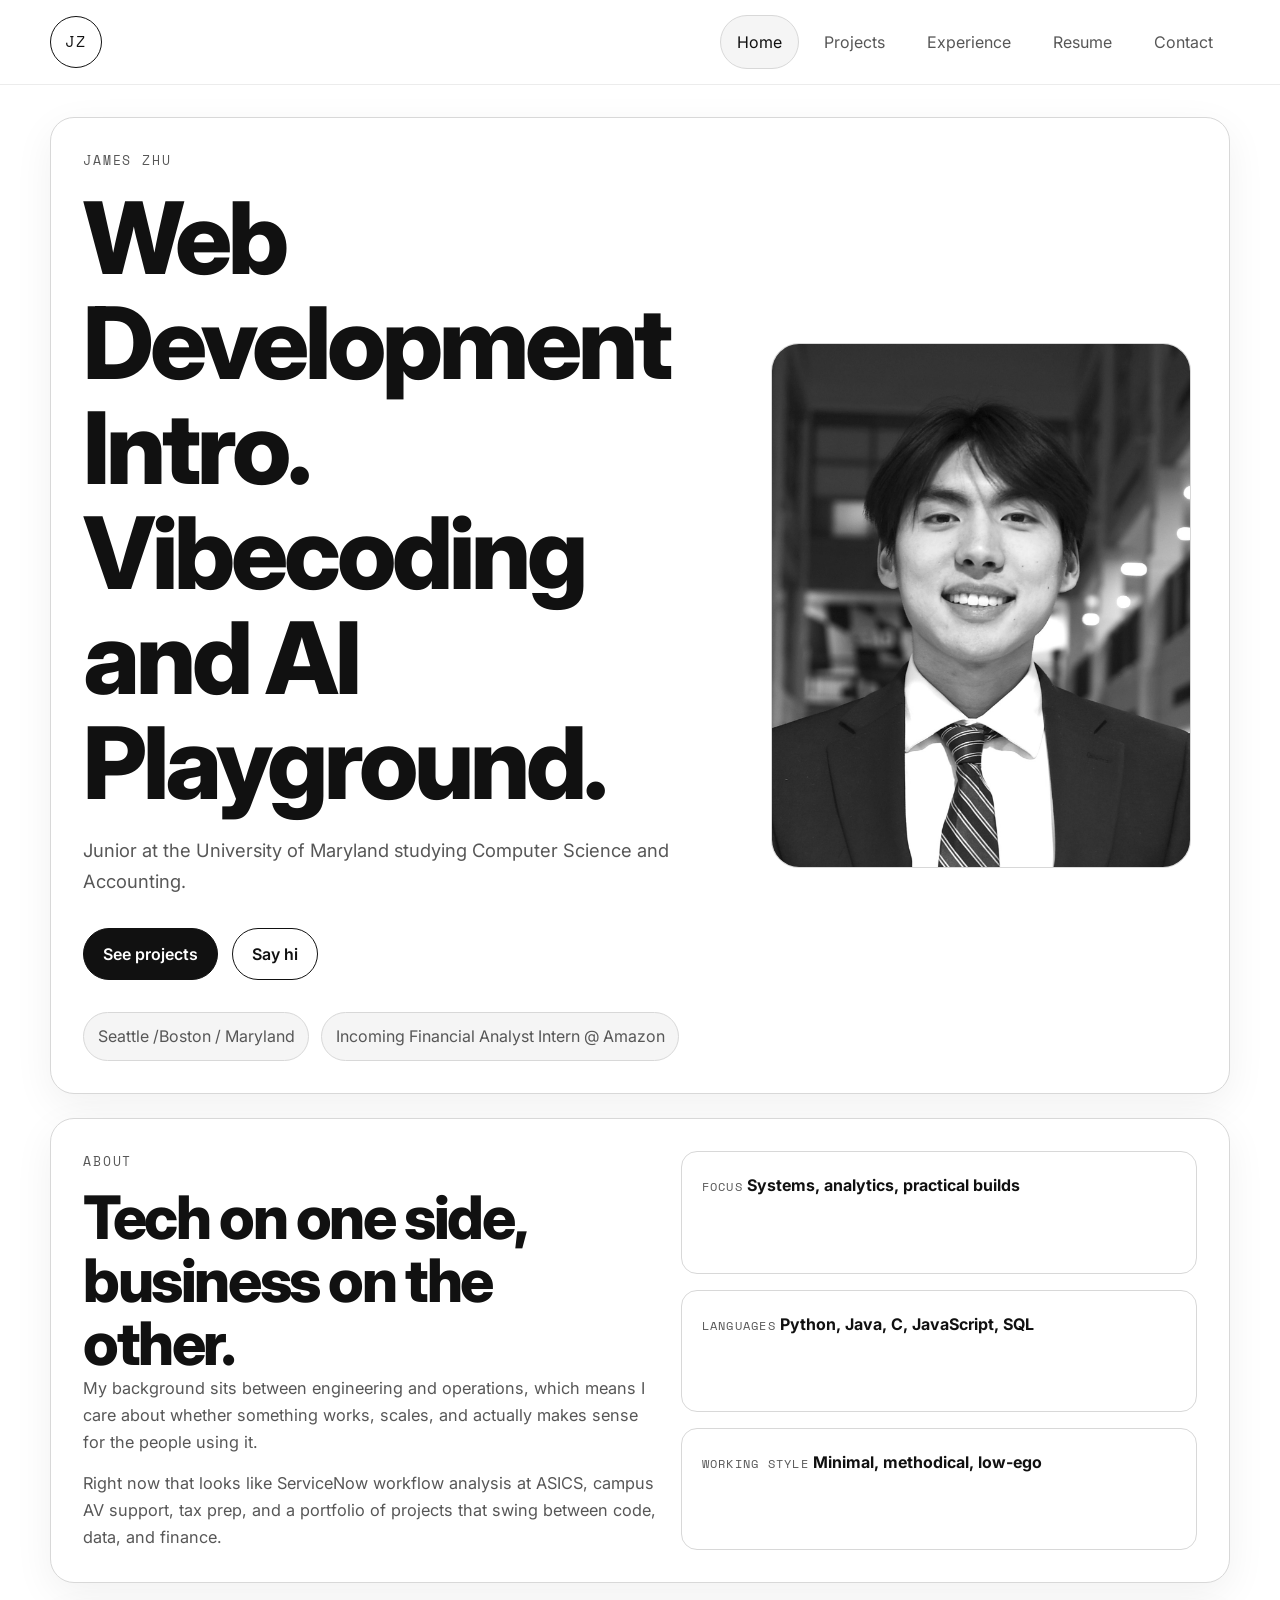
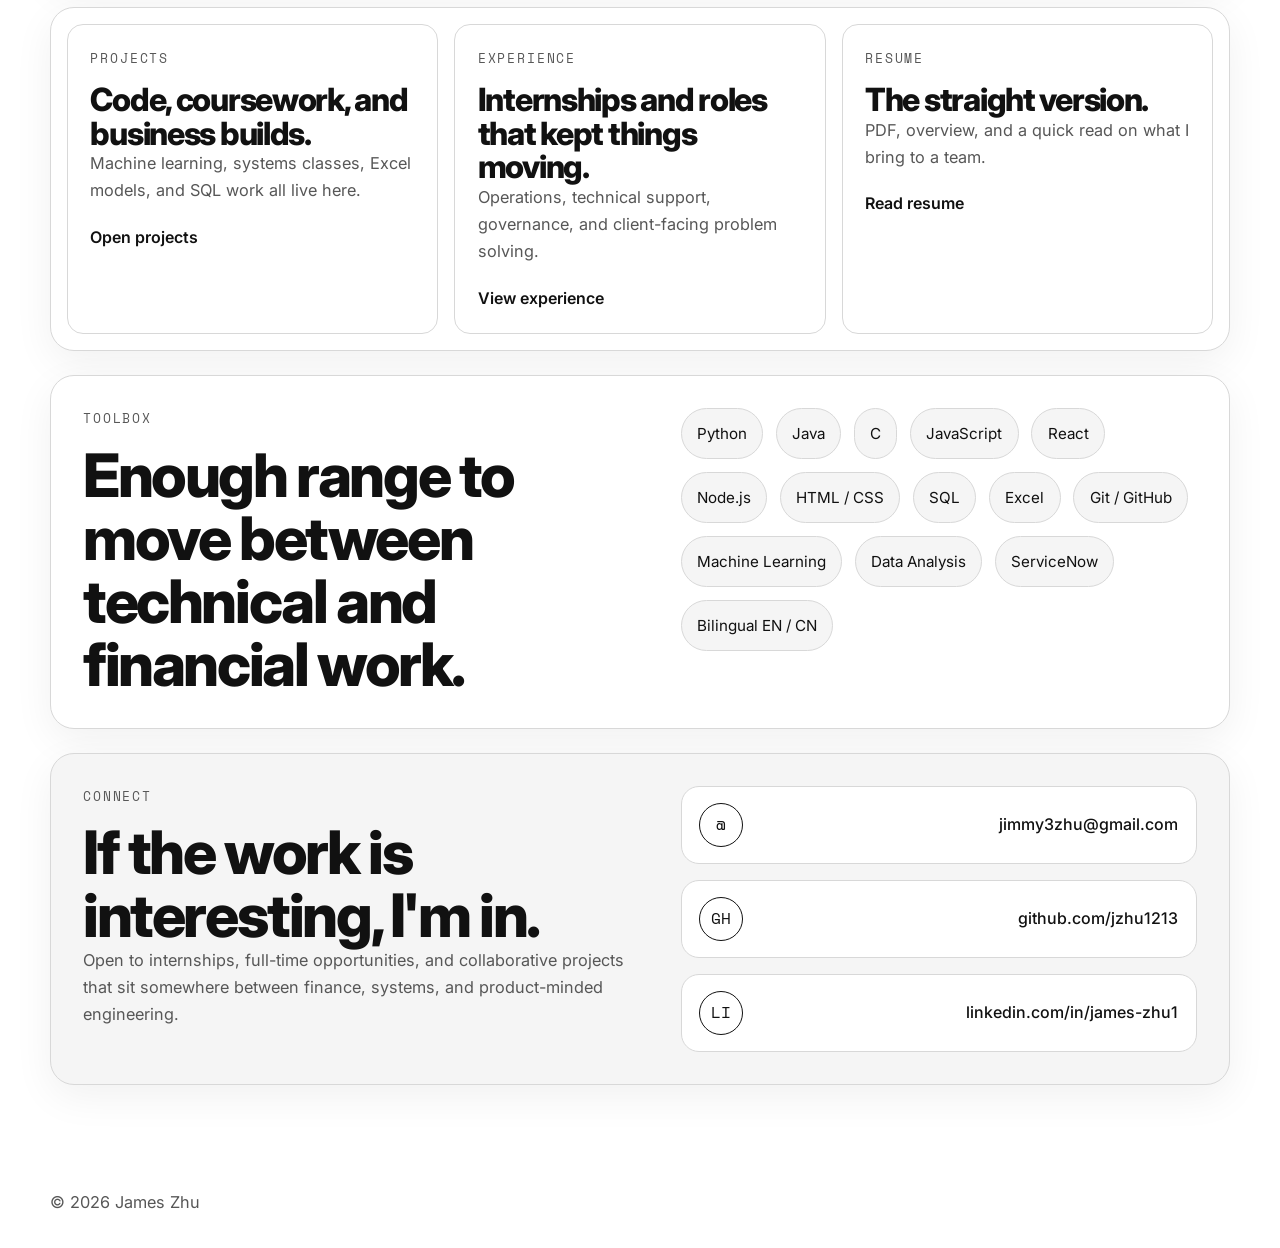
<file: index.html>
<!DOCTYPE html>
<html lang="en">
<head>
    <meta charset="UTF-8">
    <meta name="viewport" content="width=device-width, initial-scale=1.0">
    <title>James Zhu</title>
    <meta name="description" content="Minimal black-and-white portfolio for James Zhu.">
    <link rel="preconnect" href="https://fonts.googleapis.com">
    <link rel="preconnect" href="https://fonts.gstatic.com" crossorigin>
    <link href="https://fonts.googleapis.com/css2?family=Inter:wght@400;500;600;700;800&family=Space+Mono:wght@400;700&display=swap" rel="stylesheet">
    <link rel="stylesheet" href="style.css">
</head>
<body>
    <div class="site-shell">
        <header class="site-header">
            <nav class="site-nav">
                <a class="brand" href="index.html">JZ</a>
                <button class="menu-toggle" type="button" aria-expanded="false" aria-label="Toggle navigation">
                    <span></span>
                    <span></span>
                </button>
                <div class="nav-links">
                    <a class="is-active" href="index.html">Home</a>
                    <a href="projects.html">Projects</a>
                    <a href="experience.html">Experience</a>
                    <a href="resume.html">Resume</a>
                    <a href="contact.html">Contact</a>
                </div>
            </nav>
        </header>

        <main>
            <section class="hero">
                <div class="hero-copy">
                    <p class="eyebrow">James Zhu</p>
                    <h1>Web Development Intro. Vibecoding and AI Playground.</h1>
                    <p class="lede">
                        Junior at the University of Maryland studying Computer Science and Accounting.
                    </p>
                    <div class="hero-actions">
                        <a class="button button-primary" href="projects.html">See projects</a>
                        <a class="button button-secondary" href="contact.html">Say hi</a>
                    </div>
                    <ul class="inline-meta">
                        <li>Seattle /Boston / Maryland</li>
                        <li>Incoming Financial Analyst Intern @ Amazon</li>
                    </ul>
                </div>
                <div class="hero-media">
                    <div class="portrait-frame">
                        <img src="images/headshot.png" alt="Portrait of James Zhu">
                    </div>
                </div>
            </section>

            <section class="section-grid">
                <div class="section-copy">
                    <p class="eyebrow">About</p>
                    <h2>Tech on one side, business on the other.</h2>
                    <p>
                        My background sits between engineering and operations, which means I care about
                        whether something works, scales, and actually makes sense for the people using it.
                    </p>
                    <p>
                        Right now that looks like ServiceNow workflow analysis at ASICS, campus AV support,
                        tax prep, and a portfolio of projects that swing between code, data, and finance.
                    </p>
                </div>
                <div class="stat-stack">
                    <article class="stat-card">
                        <span class="stat-label">Focus</span>
                        <strong>Systems, analytics, practical builds</strong>
                    </article>
                    <article class="stat-card">
                        <span class="stat-label">Languages</span>
                        <strong>Python, Java, C, JavaScript, SQL</strong>
                    </article>
                    <article class="stat-card">
                        <span class="stat-label">Working style</span>
                        <strong>Minimal, methodical, low-ego</strong>
                    </article>
                </div>
            </section>

            <section class="feature-strip">
                <article class="feature-card">
                    <p class="eyebrow">Projects</p>
                    <h3>Code, coursework, and business builds.</h3>
                    <p>Machine learning, systems classes, Excel models, and SQL work all live here.</p>
                    <a class="text-link" href="projects.html">Open projects</a>
                </article>
                <article class="feature-card">
                    <p class="eyebrow">Experience</p>
                    <h3>Internships and roles that kept things moving.</h3>
                    <p>Operations, technical support, governance, and client-facing problem solving.</p>
                    <a class="text-link" href="experience.html">View experience</a>
                </article>
                <article class="feature-card">
                    <p class="eyebrow">Resume</p>
                    <h3>The straight version.</h3>
                    <p>PDF, overview, and a quick read on what I bring to a team.</p>
                    <a class="text-link" href="resume.html">Read resume</a>
                </article>
            </section>

            <section class="section-grid">
                <div class="section-copy">
                    <p class="eyebrow">Toolbox</p>
                    <h2>Enough range to move between technical and financial work.</h2>
                </div>
                <div class="chip-grid">
                    <span class="chip">Python</span>
                    <span class="chip">Java</span>
                    <span class="chip">C</span>
                    <span class="chip">JavaScript</span>
                    <span class="chip">React</span>
                    <span class="chip">Node.js</span>
                    <span class="chip">HTML / CSS</span>
                    <span class="chip">SQL</span>
                    <span class="chip">Excel</span>
                    <span class="chip">Git / GitHub</span>
                    <span class="chip">Machine Learning</span>
                    <span class="chip">Data Analysis</span>
                    <span class="chip">ServiceNow</span>
                    <span class="chip">Bilingual EN / CN</span>
                </div>
            </section>

            <section class="section-grid callout">
                <div class="section-copy">
                    <p class="eyebrow">Connect</p>
                    <h2>If the work is interesting, I'm in.</h2>
                    <p>
                        Open to internships, full-time opportunities, and collaborative projects that sit
                        somewhere between finance, systems, and product-minded engineering.
                    </p>
                </div>
                <div class="contact-stack">
                    <a class="contact-line" href="mailto:jimmy3zhu@gmail.com">
                        <span>@</span>
                        <span>jimmy3zhu@gmail.com</span>
                    </a>
                    <a class="contact-line" href="https://github.com/jzhu1213" target="_blank" rel="noreferrer">
                        <span>GH</span>
                        <span>github.com/jzhu1213</span>
                    </a>
                    <a class="contact-line" href="https://linkedin.com/in/james-zhu1" target="_blank" rel="noreferrer">
                        <span>LI</span>
                        <span>linkedin.com/in/james-zhu1</span>
                    </a>
                </div>
            </section>
        </main>

        <footer class="site-footer">
            <p>&copy; <span id="year"></span> James Zhu</p>
        </footer>
    </div>

    <script src="script.js"></script>
</body>
</html>
</file>
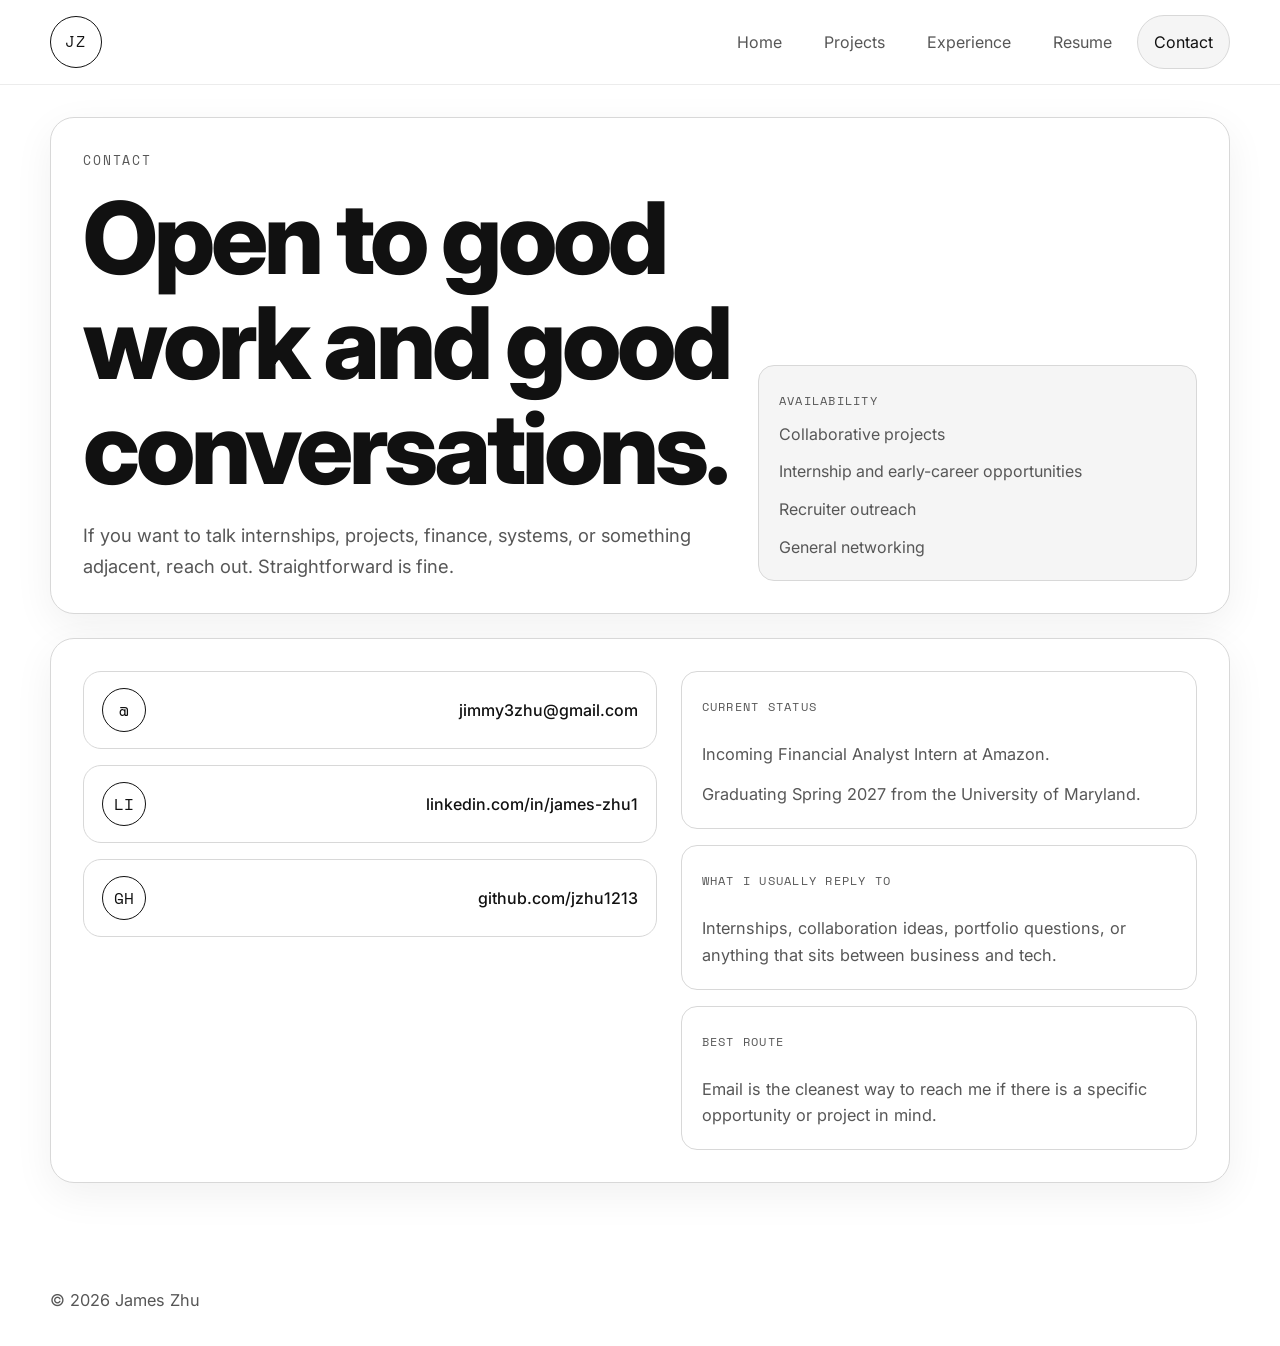
<file: contact.html>
<!DOCTYPE html>
<html lang="en">
<head>
    <meta charset="UTF-8">
    <meta name="viewport" content="width=device-width, initial-scale=1.0">
    <title>Contact | James Zhu</title>
    <meta name="description" content="Contact information and availability for James Zhu.">
    <link rel="preconnect" href="https://fonts.googleapis.com">
    <link rel="preconnect" href="https://fonts.gstatic.com" crossorigin>
    <link href="https://fonts.googleapis.com/css2?family=Inter:wght@400;500;600;700;800&family=Space+Mono:wght@400;700&display=swap" rel="stylesheet">
    <link rel="stylesheet" href="style.css">
</head>
<body>
    <div class="site-shell">
        <header class="site-header">
            <nav class="site-nav">
                <a class="brand" href="index.html">JZ</a>
                <button class="menu-toggle" type="button" aria-expanded="false" aria-label="Toggle navigation">
                    <span></span>
                    <span></span>
                </button>
                <div class="nav-links">
                    <a href="index.html">Home</a>
                    <a href="projects.html">Projects</a>
                    <a href="experience.html">Experience</a>
                    <a href="resume.html">Resume</a>
                    <a class="is-active" href="contact.html">Contact</a>
                </div>
            </nav>
        </header>

        <main>
            <section class="page-hero compact">
                <div>
                    <p class="eyebrow">Contact</p>
                    <h1>Open to good work and good conversations.</h1>
                    <p class="lede">
                        If you want to talk internships, projects, finance, systems, or something adjacent,
                        reach out. Straightforward is fine.
                    </p>
                </div>
                <aside class="hero-note">
                    <p class="micro-label">Availability</p>
                    <ul class="mini-list">
                        <li>Collaborative projects</li>
                        <li>Internship and early-career opportunities</li>
                        <li>Recruiter outreach</li>
                        <li>General networking</li>
                    </ul>
                </aside>
            </section>

            <section class="contact-layout">
                <div class="contact-panels">
                    <a class="contact-line" href="mailto:jimmy3zhu@gmail.com">
                        <span>@</span>
                        <span>jimmy3zhu@gmail.com</span>
                    </a>
                    <a class="contact-line" href="https://linkedin.com/in/james-zhu1" target="_blank" rel="noreferrer">
                        <span>LI</span>
                        <span>linkedin.com/in/james-zhu1</span>
                    </a>
                    <a class="contact-line" href="https://github.com/jzhu1213" target="_blank" rel="noreferrer">
                        <span>GH</span>
                        <span>github.com/jzhu1213</span>
                    </a>
                </div>
                <div class="info-stack">
                    <article class="contact-panel">
                        <p class="micro-label">Current Status</p>
                        <p>Incoming Financial Analyst Intern at Amazon.</p>
                        <p>Graduating Spring 2027 from the University of Maryland.</p>
                    </article>

                    <article class="contact-panel">
                        <p class="micro-label">What I Usually Reply To</p>
                        <p>Internships, collaboration ideas, portfolio questions, or anything that sits between business and tech.</p>
                    </article>

                    <article class="contact-panel">
                        <p class="micro-label">Best Route</p>
                        <p>Email is the cleanest way to reach me if there is a specific opportunity or project in mind.</p>
                    </article>
                </div>
            </section>
        </main>

        <footer class="site-footer">
            <p>&copy; <span id="year"></span> James Zhu</p>
        </footer>
    </div>

    <script src="script.js"></script>
</body>
</html>
</file>
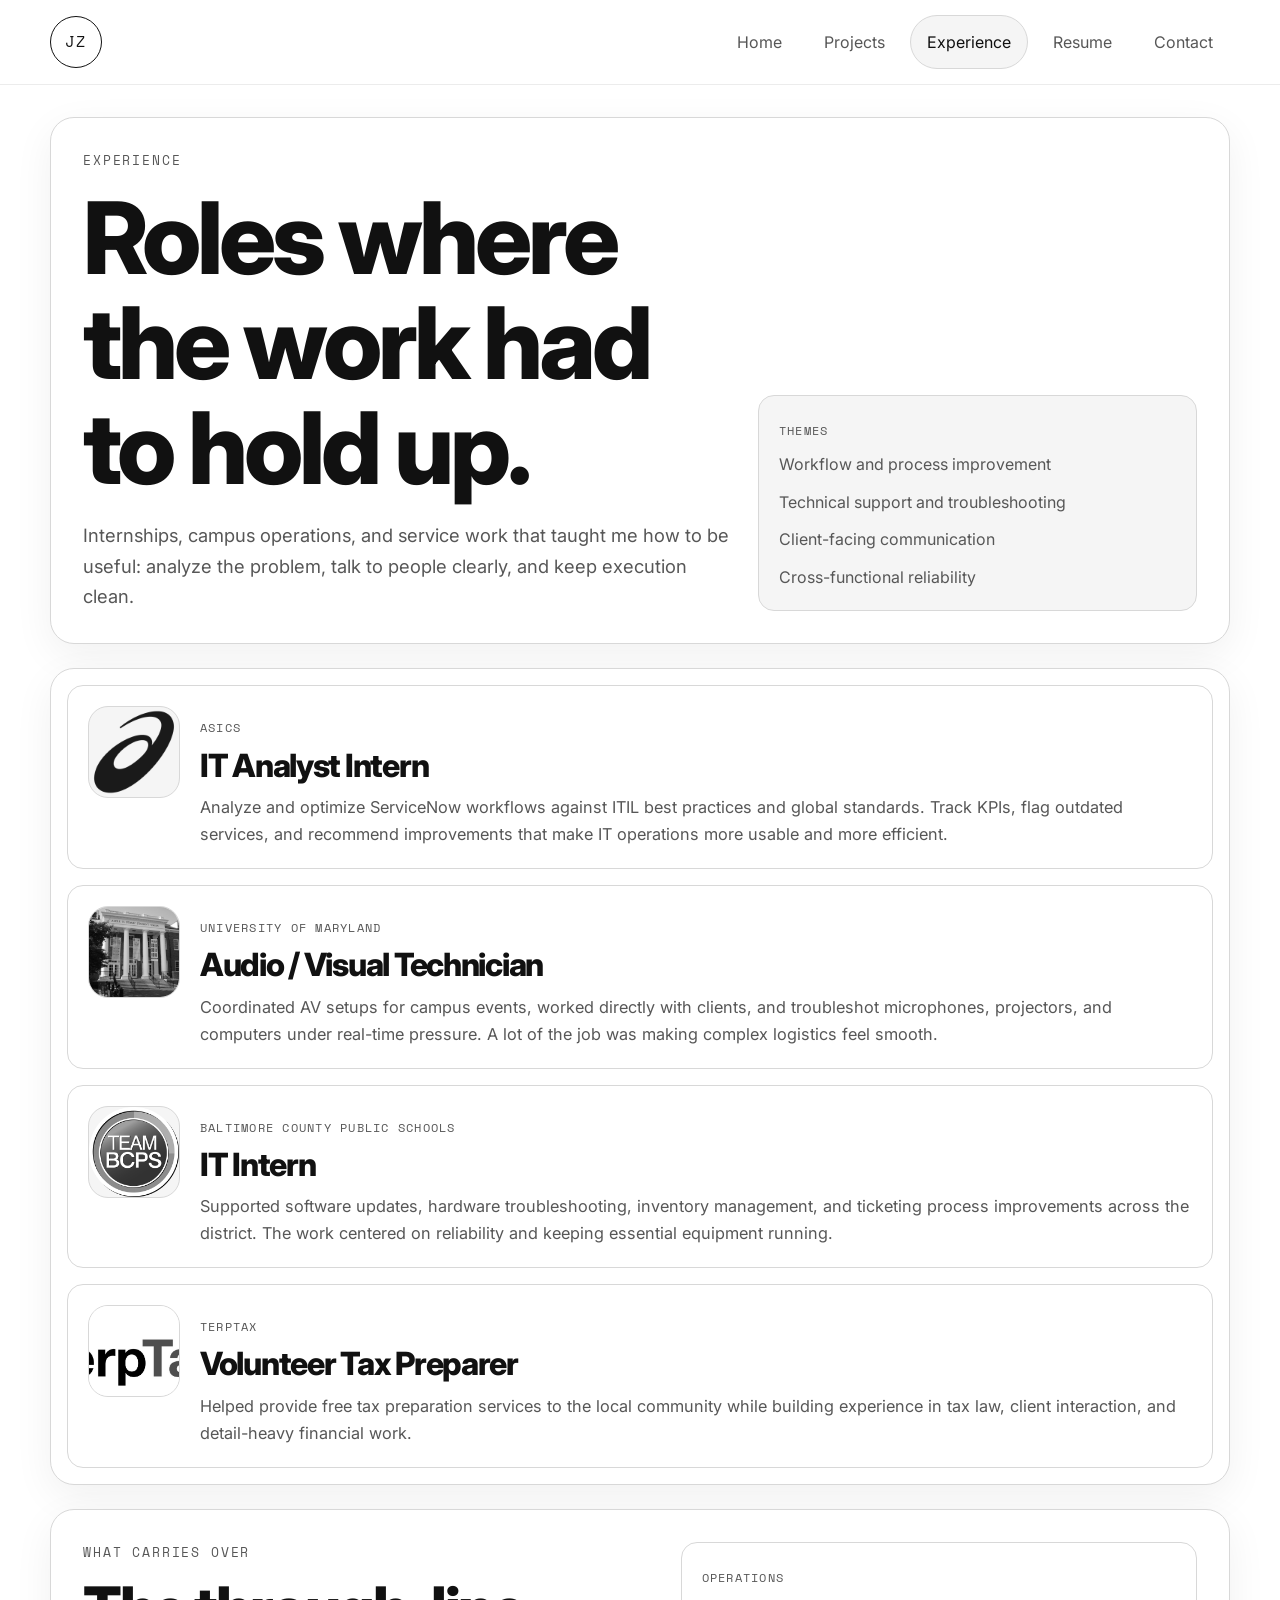
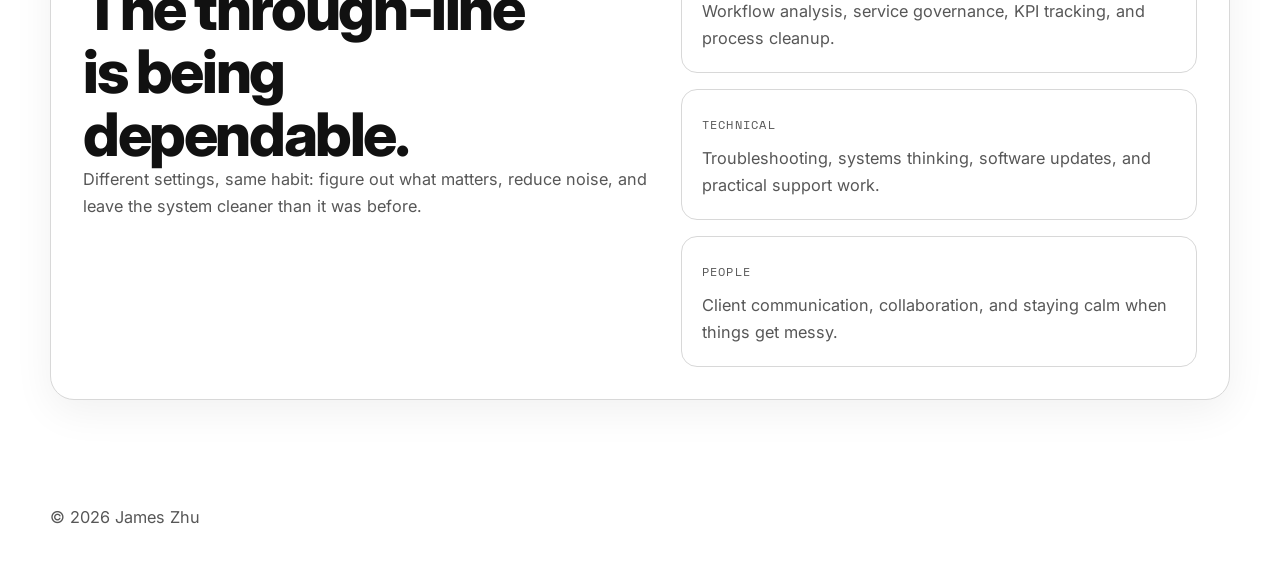
<file: experience.html>
<!DOCTYPE html>
<html lang="en">
<head>
    <meta charset="UTF-8">
    <meta name="viewport" content="width=device-width, initial-scale=1.0">
    <title>Experience | James Zhu</title>
    <meta name="description" content="Professional experience and campus roles held by James Zhu.">
    <link rel="preconnect" href="https://fonts.googleapis.com">
    <link rel="preconnect" href="https://fonts.gstatic.com" crossorigin>
    <link href="https://fonts.googleapis.com/css2?family=Inter:wght@400;500;600;700;800&family=Space+Mono:wght@400;700&display=swap" rel="stylesheet">
    <link rel="stylesheet" href="style.css">
</head>
<body>
    <div class="site-shell">
        <header class="site-header">
            <nav class="site-nav">
                <a class="brand" href="index.html">JZ</a>
                <button class="menu-toggle" type="button" aria-expanded="false" aria-label="Toggle navigation">
                    <span></span>
                    <span></span>
                </button>
                <div class="nav-links">
                    <a href="index.html">Home</a>
                    <a href="projects.html">Projects</a>
                    <a class="is-active" href="experience.html">Experience</a>
                    <a href="resume.html">Resume</a>
                    <a href="contact.html">Contact</a>
                </div>
            </nav>
        </header>

        <main>
            <section class="page-hero compact">
                <div>
                    <p class="eyebrow">Experience</p>
                    <h1>Roles where the work had to hold up.</h1>
                    <p class="lede">
                        Internships, campus operations, and service work that taught me how to be useful:
                        analyze the problem, talk to people clearly, and keep execution clean.
                    </p>
                </div>
                <aside class="hero-note">
                    <p class="micro-label">Themes</p>
                    <ul class="mini-list">
                        <li>Workflow and process improvement</li>
                        <li>Technical support and troubleshooting</li>
                        <li>Client-facing communication</li>
                        <li>Cross-functional reliability</li>
                    </ul>
                </aside>
            </section>

            <section class="timeline">
                <article class="timeline-item">
                    <div class="timeline-logo">
                        <img src="images/asics.png" alt="ASICS logo">
                    </div>
                    <div class="timeline-copy">
                        <p class="timeline-meta">ASICS</p>
                        <h3>IT Analyst Intern</h3>
                        <p>
                            Analyze and optimize ServiceNow workflows against ITIL best practices and global standards.
                            Track KPIs, flag outdated services, and recommend improvements that make IT operations more
                            usable and more efficient.
                        </p>
                    </div>
                </article>

                <article class="timeline-item">
                    <div class="timeline-logo">
                        <img src="images/stamp.jpeg" alt="STAMP Student Union">
                    </div>
                    <div class="timeline-copy">
                        <p class="timeline-meta">University of Maryland</p>
                        <h3>Audio / Visual Technician</h3>
                        <p>
                            Coordinated AV setups for campus events, worked directly with clients, and troubleshot
                            microphones, projectors, and computers under real-time pressure. A lot of the job was
                            making complex logistics feel smooth.
                        </p>
                    </div>
                </article>

                <article class="timeline-item">
                    <div class="timeline-logo">
                        <img src="images/bcps.png" alt="Baltimore County Public Schools logo">
                    </div>
                    <div class="timeline-copy">
                        <p class="timeline-meta">Baltimore County Public Schools</p>
                        <h3>IT Intern</h3>
                        <p>
                            Supported software updates, hardware troubleshooting, inventory management, and ticketing
                            process improvements across the district. The work centered on reliability and keeping
                            essential equipment running.
                        </p>
                    </div>
                </article>

                <article class="timeline-item">
                    <div class="timeline-logo">
                        <img src="images/terptax.jpg" alt="TerpTax logo">
                    </div>
                    <div class="timeline-copy">
                        <p class="timeline-meta">TerpTax</p>
                        <h3>Volunteer Tax Preparer</h3>
                        <p>
                            Helped provide free tax preparation services to the local community while building
                            experience in tax law, client interaction, and detail-heavy financial work.
                        </p>
                    </div>
                </article>
            </section>

            <section class="section-grid">
                <div class="section-copy">
                    <p class="eyebrow">What Carries Over</p>
                    <h2>The through-line is being dependable.</h2>
                    <p>
                        Different settings, same habit: figure out what matters, reduce noise, and leave the system
                        cleaner than it was before.
                    </p>
                </div>
                <div class="info-stack">
                    <article class="info-card">
                        <p class="micro-label">Operations</p>
                        <p>Workflow analysis, service governance, KPI tracking, and process cleanup.</p>
                    </article>
                    <article class="info-card">
                        <p class="micro-label">Technical</p>
                        <p>Troubleshooting, systems thinking, software updates, and practical support work.</p>
                    </article>
                    <article class="info-card">
                        <p class="micro-label">People</p>
                        <p>Client communication, collaboration, and staying calm when things get messy.</p>
                    </article>
                </div>
            </section>
        </main>

        <footer class="site-footer">
            <p>&copy; <span id="year"></span> James Zhu</p>
        </footer>
    </div>

    <script src="script.js"></script>
</body>
</html>
</file>
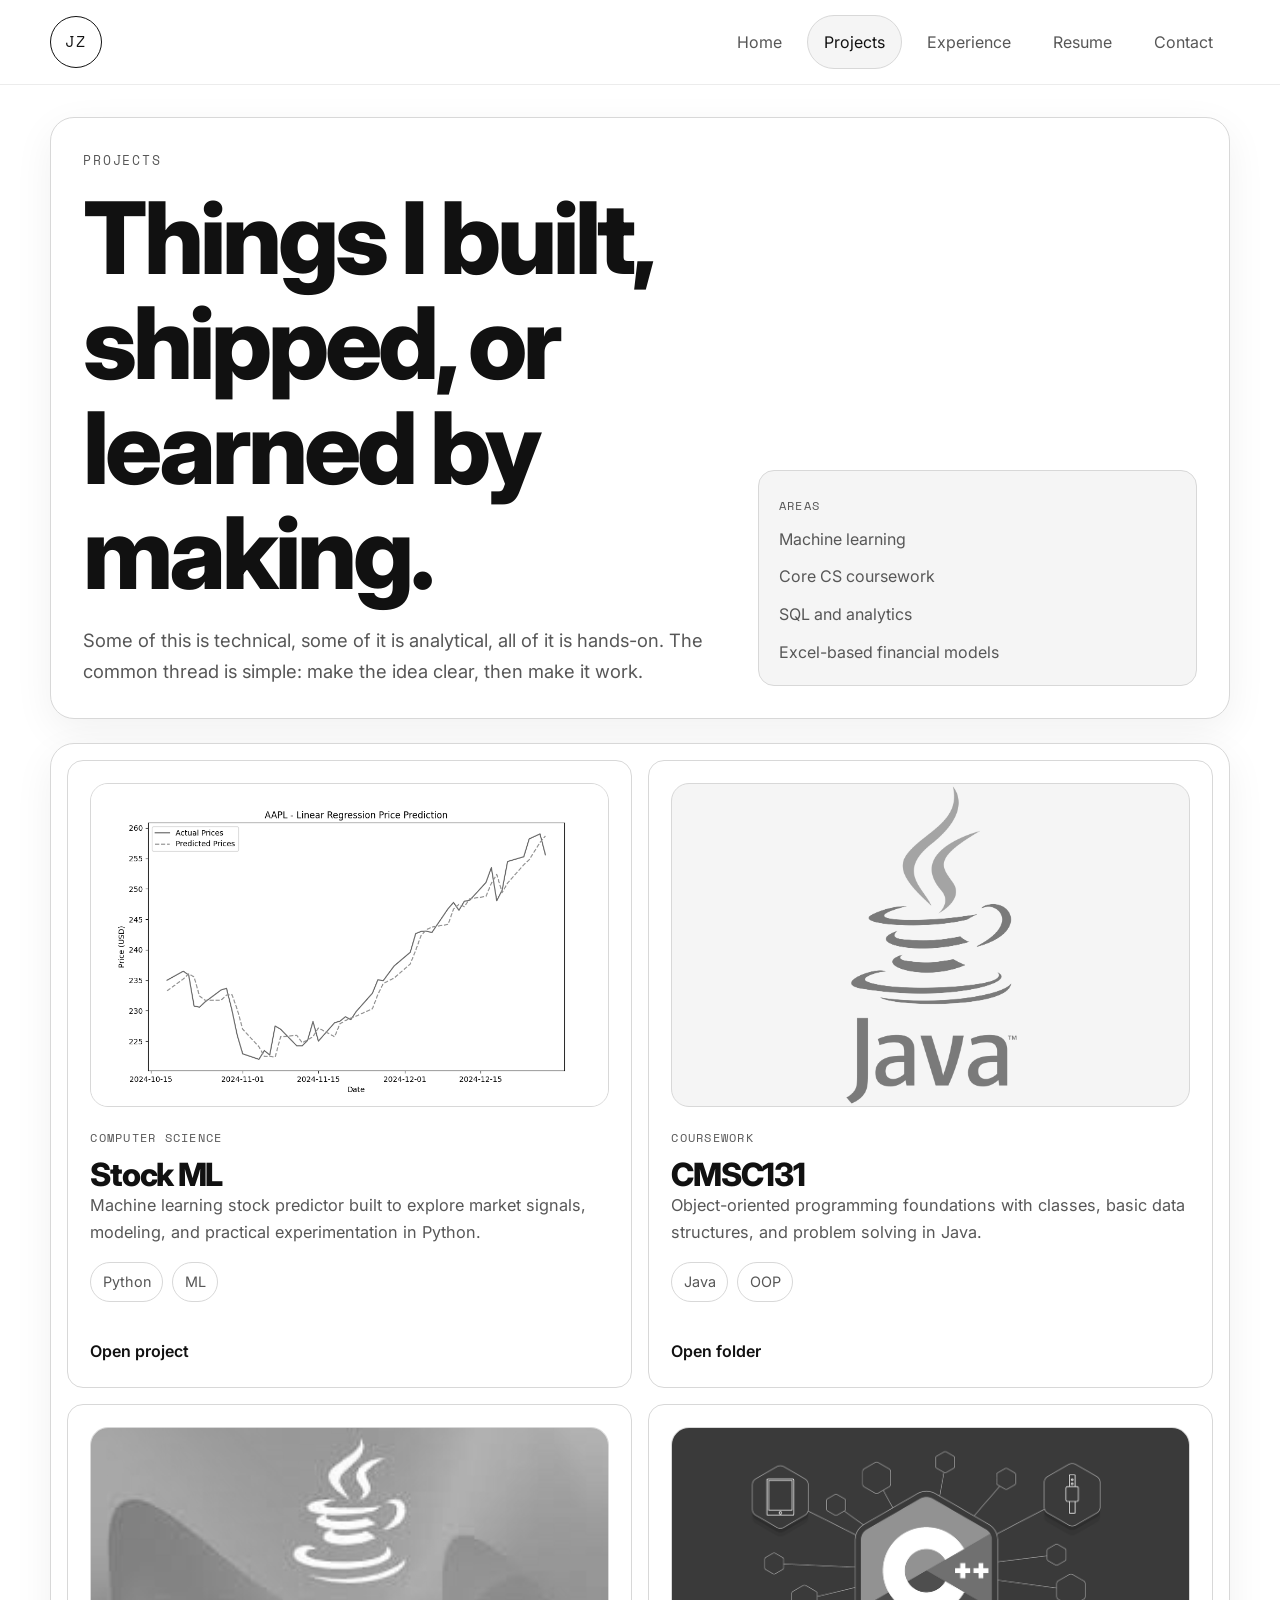
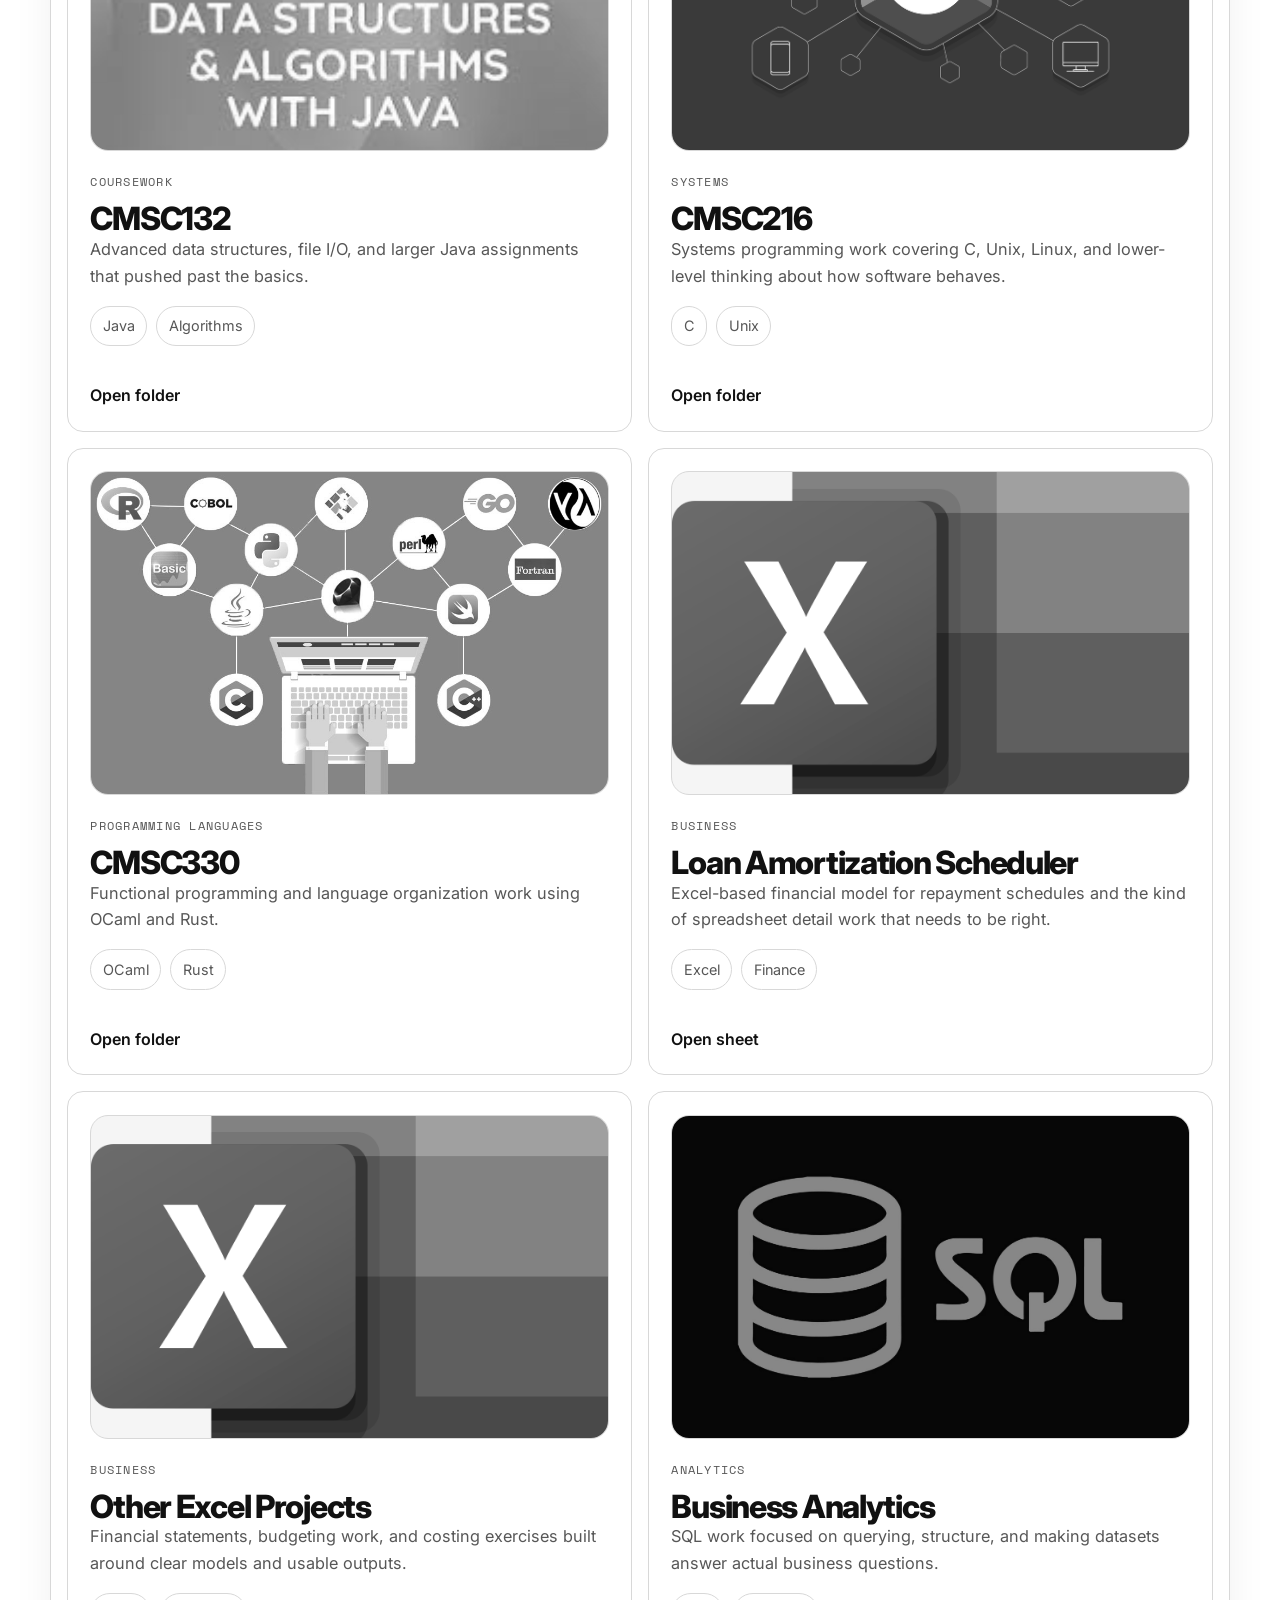
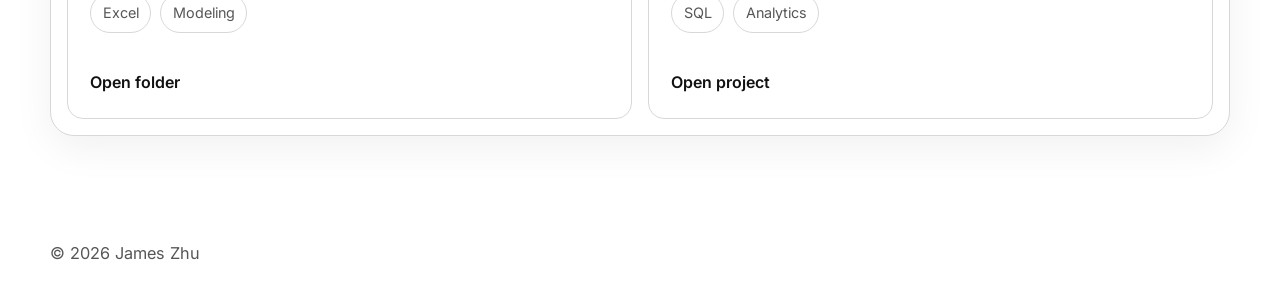
<file: projects.html>
<!DOCTYPE html>
<html lang="en">
<head>
    <meta charset="UTF-8">
    <meta name="viewport" content="width=device-width, initial-scale=1.0">
    <title>Projects | James Zhu</title>
    <meta name="description" content="Projects by James Zhu across computer science, analytics, and business.">
    <link rel="preconnect" href="https://fonts.googleapis.com">
    <link rel="preconnect" href="https://fonts.gstatic.com" crossorigin>
    <link href="https://fonts.googleapis.com/css2?family=Inter:wght@400;500;600;700;800&family=Space+Mono:wght@400;700&display=swap" rel="stylesheet">
    <link rel="stylesheet" href="style.css">
</head>
<body>
    <div class="site-shell">
        <header class="site-header">
            <nav class="site-nav">
                <a class="brand" href="index.html">JZ</a>
                <button class="menu-toggle" type="button" aria-expanded="false" aria-label="Toggle navigation">
                    <span></span>
                    <span></span>
                </button>
                <div class="nav-links">
                    <a href="index.html">Home</a>
                    <a class="is-active" href="projects.html">Projects</a>
                    <a href="experience.html">Experience</a>
                    <a href="resume.html">Resume</a>
                    <a href="contact.html">Contact</a>
                </div>
            </nav>
        </header>

        <main>
            <section class="page-hero compact">
                <div>
                    <p class="eyebrow">Projects</p>
                    <h1>Things I built, shipped, or learned by making.</h1>
                    <p class="lede">
                        Some of this is technical, some of it is analytical, all of it is hands-on.
                        The common thread is simple: make the idea clear, then make it work.
                    </p>
                </div>
                <aside class="hero-note">
                    <p class="micro-label">Areas</p>
                    <ul class="mini-list">
                        <li>Machine learning</li>
                        <li>Core CS coursework</li>
                        <li>SQL and analytics</li>
                        <li>Excel-based financial models</li>
                    </ul>
                </aside>
            </section>

            <section class="project-grid">
                <article class="project-card">
                    <div class="card-media">
                        <img src="images/stockml.png" alt="Stock ML project preview">
                    </div>
                    <div>
                        <p class="card-kicker">Computer Science</p>
                        <h3>Stock ML</h3>
                        <p>Machine learning stock predictor built to explore market signals, modeling, and practical experimentation in Python.</p>
                    </div>
                    <div class="card-meta">
                        <span>Python</span>
                        <span>ML</span>
                    </div>
                    <a class="text-link" href="https://github.com/jzhu1213/StockML" target="_blank" rel="noreferrer">Open project</a>
                </article>

                <article class="project-card">
                    <div class="card-media">
                        <img src="images/cmsc131.png" alt="CMSC131 coursework preview">
                    </div>
                    <div>
                        <p class="card-kicker">Coursework</p>
                        <h3>CMSC131</h3>
                        <p>Object-oriented programming foundations with classes, basic data structures, and problem solving in Java.</p>
                    </div>
                    <div class="card-meta">
                        <span>Java</span>
                        <span>OOP</span>
                    </div>
                    <a class="text-link" href="https://drive.google.com/drive/folders/1lHH-6WXdTmdnOxvwzOAfZgmnHwGASI_X?usp=sharing" target="_blank" rel="noreferrer">Open folder</a>
                </article>

                <article class="project-card">
                    <div class="card-media">
                        <img src="images/cmsc132.png" alt="CMSC132 coursework preview">
                    </div>
                    <div>
                        <p class="card-kicker">Coursework</p>
                        <h3>CMSC132</h3>
                        <p>Advanced data structures, file I/O, and larger Java assignments that pushed past the basics.</p>
                    </div>
                    <div class="card-meta">
                        <span>Java</span>
                        <span>Algorithms</span>
                    </div>
                    <a class="text-link" href="https://drive.google.com/drive/folders/19phppdd_1SvUDUydnDfL2ARhjaYuCxwE?usp=sharing" target="_blank" rel="noreferrer">Open folder</a>
                </article>

                <article class="project-card">
                    <div class="card-media">
                        <img src="images/cmsc216.png" alt="CMSC216 coursework preview">
                    </div>
                    <div>
                        <p class="card-kicker">Systems</p>
                        <h3>CMSC216</h3>
                        <p>Systems programming work covering C, Unix, Linux, and lower-level thinking about how software behaves.</p>
                    </div>
                    <div class="card-meta">
                        <span>C</span>
                        <span>Unix</span>
                    </div>
                    <a class="text-link" href="https://drive.google.com/drive/folders/1xR2UWNJxA9h2Tvh1t_pjhS6s5mpoBu6D?usp=sharing" target="_blank" rel="noreferrer">Open folder</a>
                </article>

                <article class="project-card">
                    <div class="card-media">
                        <img src="images/cmsc330.jpg" alt="CMSC330 coursework preview">
                    </div>
                    <div>
                        <p class="card-kicker">Programming Languages</p>
                        <h3>CMSC330</h3>
                        <p>Functional programming and language organization work using OCaml and Rust.</p>
                    </div>
                    <div class="card-meta">
                        <span>OCaml</span>
                        <span>Rust</span>
                    </div>
                    <a class="text-link" href="https://drive.google.com/drive/folders/1Oc7R1DH1erBA2fLZFpAqJqlWj_NwsAJ3?usp=sharing" target="_blank" rel="noreferrer">Open folder</a>
                </article>

                <article class="project-card">
                    <div class="card-media">
                        <img src="images/excel.png" alt="Loan amortization scheduler preview">
                    </div>
                    <div>
                        <p class="card-kicker">Business</p>
                        <h3>Loan Amortization Scheduler</h3>
                        <p>Excel-based financial model for repayment schedules and the kind of spreadsheet detail work that needs to be right.</p>
                    </div>
                    <div class="card-meta">
                        <span>Excel</span>
                        <span>Finance</span>
                    </div>
                    <a class="text-link" href="https://docs.google.com/spreadsheets/d/1Bi060Ka8kN-__hY7s2h7xP6XiX4BW5NF/edit?usp=sharing&amp;ouid=116895249914208277147&amp;rtpof=true&amp;sd=true" target="_blank" rel="noreferrer">Open sheet</a>
                </article>

                <article class="project-card">
                    <div class="card-media">
                        <img src="images/excel.png" alt="Excel projects preview">
                    </div>
                    <div>
                        <p class="card-kicker">Business</p>
                        <h3>Other Excel Projects</h3>
                        <p>Financial statements, budgeting work, and costing exercises built around clear models and usable outputs.</p>
                    </div>
                    <div class="card-meta">
                        <span>Excel</span>
                        <span>Modeling</span>
                    </div>
                    <a class="text-link" href="https://drive.google.com/drive/folders/1h0Q-oVslvOb5w0sgaJ4NuAoAmg_x7I1q?usp=sharing" target="_blank" rel="noreferrer">Open folder</a>
                </article>

                <article class="project-card">
                    <div class="card-media">
                        <img src="images/sql.jpg" alt="Business analytics project preview">
                    </div>
                    <div>
                        <p class="card-kicker">Analytics</p>
                        <h3>Business Analytics</h3>
                        <p>SQL work focused on querying, structure, and making datasets answer actual business questions.</p>
                    </div>
                    <div class="card-meta">
                        <span>SQL</span>
                        <span>Analytics</span>
                    </div>
                    <a class="text-link" href="https://github.com/jzhu1213/business-analytics?tab=readme-ov-file" target="_blank" rel="noreferrer">Open project</a>
                </article>
            </section>
        </main>

        <footer class="site-footer">
            <p>&copy; <span id="year"></span> James Zhu</p>
        </footer>
    </div>

    <script src="script.js"></script>
</body>
</html>
</file>
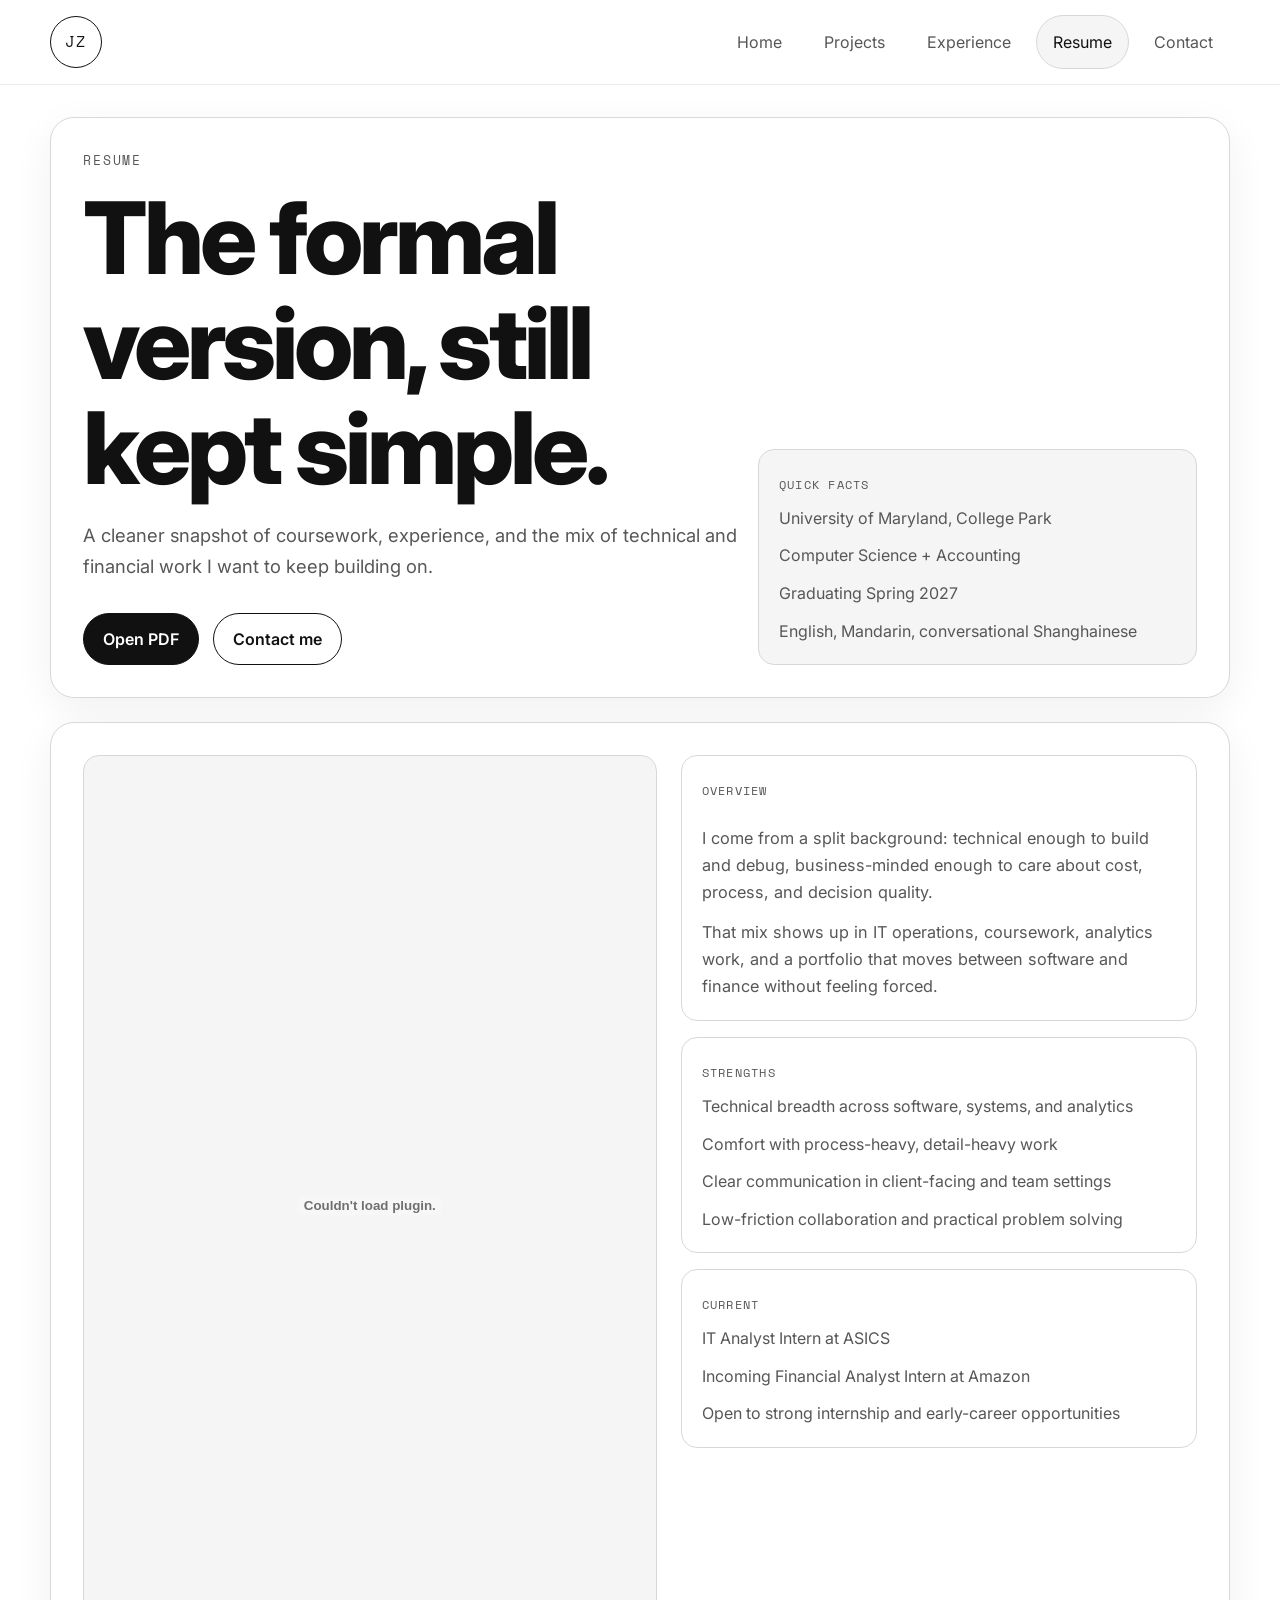
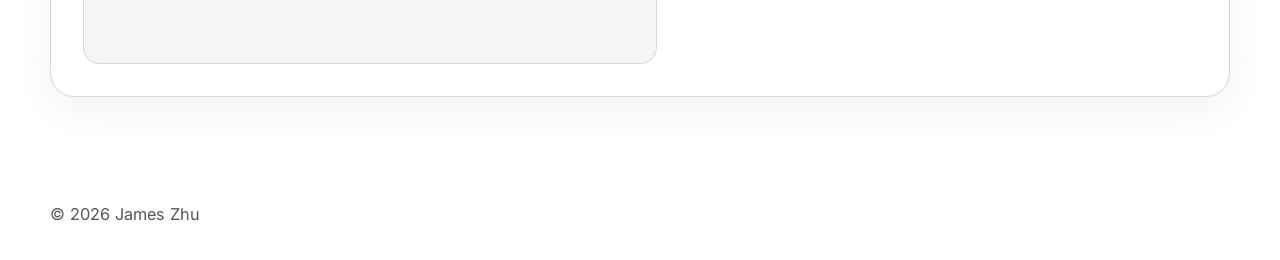
<file: resume.html>
<!DOCTYPE html>
<html lang="en">
<head>
    <meta charset="UTF-8">
    <meta name="viewport" content="width=device-width, initial-scale=1.0">
    <title>Resume | James Zhu</title>
    <meta name="description" content="Resume and professional summary for James Zhu.">
    <link rel="preconnect" href="https://fonts.googleapis.com">
    <link rel="preconnect" href="https://fonts.gstatic.com" crossorigin>
    <link href="https://fonts.googleapis.com/css2?family=Inter:wght@400;500;600;700;800&family=Space+Mono:wght@400;700&display=swap" rel="stylesheet">
    <link rel="stylesheet" href="style.css">
</head>
<body>
    <div class="site-shell">
        <header class="site-header">
            <nav class="site-nav">
                <a class="brand" href="index.html">JZ</a>
                <button class="menu-toggle" type="button" aria-expanded="false" aria-label="Toggle navigation">
                    <span></span>
                    <span></span>
                </button>
                <div class="nav-links">
                    <a href="index.html">Home</a>
                    <a href="projects.html">Projects</a>
                    <a href="experience.html">Experience</a>
                    <a class="is-active" href="resume.html">Resume</a>
                    <a href="contact.html">Contact</a>
                </div>
            </nav>
        </header>

        <main>
            <section class="page-hero compact">
                <div>
                    <p class="eyebrow">Resume</p>
                    <h1>The formal version, still kept simple.</h1>
                    <p class="lede">
                        A cleaner snapshot of coursework, experience, and the mix of technical and financial work
                        I want to keep building on.
                    </p>
                    <div class="button-row">
                        <a class="button button-primary" href="pdfs/James_Zhu_Resume.pdf" target="_blank" rel="noreferrer">Open PDF</a>
                        <a class="button button-secondary" href="contact.html">Contact me</a>
                    </div>
                </div>
                <aside class="hero-note">
                    <p class="micro-label">Quick Facts</p>
                    <ul class="mini-list">
                        <li>University of Maryland, College Park</li>
                        <li>Computer Science + Accounting</li>
                        <li>Graduating Spring 2027</li>
                        <li>English, Mandarin, conversational Shanghainese</li>
                    </ul>
                </aside>
            </section>

            <section class="resume-layout">
                <div class="resume-embed">
                    <embed src="pdfs/James_Zhu_Resume.pdf" type="application/pdf">
                </div>
                <aside class="resume-sidebar">
                    <article class="resume-card">
                        <p class="micro-label">Overview</p>
                        <p>
                            I come from a split background: technical enough to build and debug, business-minded
                            enough to care about cost, process, and decision quality.
                        </p>
                        <p>
                            That mix shows up in IT operations, coursework, analytics work, and a portfolio that
                            moves between software and finance without feeling forced.
                        </p>
                    </article>

                    <article class="resume-card">
                        <p class="micro-label">Strengths</p>
                        <ul class="mini-list">
                            <li>Technical breadth across software, systems, and analytics</li>
                            <li>Comfort with process-heavy, detail-heavy work</li>
                            <li>Clear communication in client-facing and team settings</li>
                            <li>Low-friction collaboration and practical problem solving</li>
                        </ul>
                    </article>

                    <article class="resume-card">
                        <p class="micro-label">Current</p>
                        <ul class="mini-list">
                            <li>IT Analyst Intern at ASICS</li>
                            <li>Incoming Financial Analyst Intern at Amazon</li>
                            <li>Open to strong internship and early-career opportunities</li>
                        </ul>
                    </article>
                </aside>
            </section>
        </main>

        <footer class="site-footer">
            <p>&copy; <span id="year"></span> James Zhu</p>
        </footer>
    </div>

    <script src="script.js"></script>
</body>
</html>
</file>
<file: style.css>
:root {
    --bg: #ffffff;
    --surface: #f5f5f5;
    --surface-strong: #ebebeb;
    --text: #111111;
    --muted: #575757;
    --line: #d8d8d8;
    --line-strong: #111111;
    --shadow: 0 12px 40px rgba(0, 0, 0, 0.06);
    --radius: 24px;
    --radius-sm: 16px;
    --max-width: 1180px;
}

* {
    box-sizing: border-box;
    margin: 0;
    padding: 0;
}

html {
    scroll-behavior: smooth;
}

body {
    background: var(--bg);
    color: var(--text);
    font-family: "Inter", sans-serif;
    line-height: 1.65;
}

img {
    display: block;
    max-width: 100%;
}

a {
    color: inherit;
    text-decoration: none;
}

button {
    font: inherit;
}

.site-shell {
    min-height: 100vh;
}

.site-header {
    position: sticky;
    top: 0;
    z-index: 20;
    background: rgba(255, 255, 255, 0.9);
    backdrop-filter: blur(16px);
    border-bottom: 1px solid rgba(17, 17, 17, 0.08);
}

.site-nav {
    width: min(var(--max-width), calc(100% - 2rem));
    margin: 0 auto;
    min-height: 84px;
    display: flex;
    align-items: center;
    justify-content: space-between;
    gap: 1.5rem;
}

.brand {
    display: inline-flex;
    align-items: center;
    justify-content: center;
    width: 52px;
    height: 52px;
    border: 1px solid var(--line-strong);
    border-radius: 50%;
    font-family: "Space Mono", monospace;
    font-size: 0.95rem;
    letter-spacing: 0.12em;
    text-transform: uppercase;
}

.nav-links {
    display: flex;
    align-items: center;
    gap: 0.5rem;
}

.nav-links a {
    padding: 0.8rem 1rem;
    border-radius: 999px;
    color: var(--muted);
    transition: background 0.2s ease, color 0.2s ease, border-color 0.2s ease;
    border: 1px solid transparent;
}

.nav-links a:hover,
.nav-links a.is-active {
    color: var(--text);
    border-color: var(--line);
    background: var(--surface);
}

.menu-toggle {
    display: none;
    width: 52px;
    height: 52px;
    border: 1px solid var(--line);
    border-radius: 50%;
    background: var(--bg);
    align-items: center;
    justify-content: center;
    flex-direction: column;
    gap: 0.35rem;
    cursor: pointer;
}

.menu-toggle span {
    display: block;
    width: 18px;
    height: 1.5px;
    background: var(--text);
}

main {
    width: min(var(--max-width), calc(100% - 2rem));
    margin: 0 auto;
    padding: 2rem 0 5rem;
}

section {
    margin-bottom: 1.5rem;
}

.hero,
.section-grid,
.feature-strip,
.page-hero,
.resume-layout,
.timeline,
.project-grid,
.contact-layout {
    border: 1px solid var(--line);
    border-radius: var(--radius);
    background: var(--bg);
    box-shadow: var(--shadow);
}

.hero {
    display: grid;
    grid-template-columns: minmax(0, 1.35fr) minmax(280px, 0.9fr);
    gap: 2rem;
    padding: 2rem;
    min-height: calc(100vh - 140px);
    align-items: center;
}

.hero-copy,
.section-copy {
    max-width: 44rem;
}

.eyebrow {
    margin-bottom: 0.85rem;
    color: var(--muted);
    font-family: "Space Mono", monospace;
    font-size: 0.82rem;
    letter-spacing: 0.14em;
    text-transform: uppercase;
}

h1,
h2,
h3,
h4 {
    font-weight: 800;
    line-height: 1.05;
    letter-spacing: -0.04em;
}

h1 {
    font-size: clamp(3rem, 8vw, 6.25rem);
    max-width: 12ch;
}

h2 {
    font-size: clamp(2.1rem, 5vw, 3.75rem);
    max-width: 12ch;
}

h3 {
    font-size: clamp(1.5rem, 3vw, 2rem);
}

p {
    color: var(--muted);
    font-size: 1.02rem;
}

.lede {
    margin-top: 1.25rem;
    max-width: 42rem;
    font-size: 1.15rem;
}

.hero-actions,
.button-row {
    display: flex;
    flex-wrap: wrap;
    gap: 0.85rem;
    margin-top: 2rem;
}

.button {
    display: inline-flex;
    align-items: center;
    justify-content: center;
    min-height: 52px;
    padding: 0 1.2rem;
    border-radius: 999px;
    border: 1px solid var(--line-strong);
    font-weight: 600;
}

.button-primary {
    background: var(--text);
    color: var(--bg);
}

.button-secondary {
    background: transparent;
    color: var(--text);
}

.inline-meta {
    list-style: none;
    display: flex;
    flex-wrap: wrap;
    gap: 0.75rem;
    margin-top: 2rem;
}

.inline-meta li,
.mini-list li,
.note-list li {
    color: var(--muted);
}

.inline-meta li {
    border: 1px solid var(--line);
    border-radius: 999px;
    padding: 0.65rem 0.85rem;
    background: var(--surface);
}

.hero-media {
    display: flex;
    justify-content: center;
}

.portrait-frame {
    width: min(100%, 420px);
    aspect-ratio: 4 / 5;
    border-radius: 28px;
    overflow: hidden;
    border: 1px solid var(--line);
    background: var(--surface);
}

.portrait-frame img,
.card-media img,
.timeline-logo img {
    width: 100%;
    height: 100%;
    object-fit: cover;
    filter: grayscale(100%);
}

.section-grid,
.resume-layout,
.contact-layout {
    display: grid;
    grid-template-columns: minmax(0, 1fr) minmax(280px, 0.9fr);
    gap: 1.5rem;
    padding: 2rem;
}

.stat-stack,
.contact-stack,
.info-stack,
.resume-sidebar {
    display: grid;
    gap: 1rem;
}

.stat-card,
.feature-card,
.timeline-item,
.project-card,
.contact-panel,
.info-card,
.resume-card {
    border: 1px solid var(--line);
    border-radius: var(--radius-sm);
    background: var(--bg);
}

.stat-card,
.resume-card,
.info-card,
.contact-panel {
    padding: 1.25rem;
}

.stat-label,
.card-kicker,
.timeline-meta,
.micro-label {
    display: inline-block;
    margin-bottom: 0.6rem;
    color: var(--muted);
    font-family: "Space Mono", monospace;
    font-size: 0.78rem;
    letter-spacing: 0.1em;
    text-transform: uppercase;
}

.feature-strip {
    display: grid;
    grid-template-columns: repeat(3, minmax(0, 1fr));
    gap: 1rem;
    padding: 1rem;
}

.feature-card,
.project-card {
    padding: 1.4rem;
}

.feature-card p + p,
.project-card p + p,
.section-copy p + p,
.resume-card p + p,
.contact-panel p + p {
    margin-top: 0.85rem;
}

.text-link {
    display: inline-flex;
    margin-top: 1.25rem;
    color: var(--text);
    font-weight: 600;
}

.chip-grid {
    display: flex;
    flex-wrap: wrap;
    gap: 0.8rem;
    align-content: start;
}

.chip {
    border: 1px solid var(--line);
    border-radius: 999px;
    padding: 0.75rem 0.95rem;
    background: var(--surface);
    font-size: 0.95rem;
}

.callout {
    background: var(--surface);
}

.contact-line {
    display: flex;
    align-items: center;
    justify-content: space-between;
    gap: 1rem;
    border: 1px solid var(--line);
    border-radius: 18px;
    padding: 1rem 1.1rem;
    background: var(--bg);
    font-weight: 500;
}

.contact-line span:first-child {
    display: inline-flex;
    align-items: center;
    justify-content: center;
    min-width: 44px;
    height: 44px;
    border: 1px solid var(--line-strong);
    border-radius: 50%;
    font-family: "Space Mono", monospace;
}

.page-hero {
    display: grid;
    gap: 1rem;
    padding: 2rem;
}

.page-hero.compact {
    grid-template-columns: minmax(0, 1.2fr) minmax(260px, 0.8fr);
    align-items: end;
}

.hero-note {
    padding: 1.25rem;
    border: 1px solid var(--line);
    border-radius: var(--radius-sm);
    background: var(--surface);
}

.mini-list,
.note-list {
    list-style: none;
    display: grid;
    gap: 0.7rem;
}

.project-grid {
    display: grid;
    grid-template-columns: repeat(2, minmax(0, 1fr));
    gap: 1rem;
    padding: 1rem;
}

.project-card {
    display: grid;
    gap: 1rem;
}

.card-media {
    aspect-ratio: 16 / 10;
    border-radius: 18px;
    overflow: hidden;
    border: 1px solid var(--line);
    background: var(--surface);
}

.card-meta {
    display: flex;
    flex-wrap: wrap;
    gap: 0.6rem;
}

.card-meta span {
    border: 1px solid var(--line);
    border-radius: 999px;
    padding: 0.45rem 0.7rem;
    font-size: 0.9rem;
    color: var(--muted);
}

.timeline {
    display: grid;
    gap: 1rem;
    padding: 1rem;
}

.timeline-item {
    display: grid;
    grid-template-columns: 92px minmax(0, 1fr);
    gap: 1.25rem;
    padding: 1.25rem;
}

.timeline-logo {
    width: 92px;
    height: 92px;
    border-radius: 20px;
    overflow: hidden;
    border: 1px solid var(--line);
    background: var(--surface);
}

.timeline-copy p {
    margin-top: 0.75rem;
}

.resume-layout {
    align-items: start;
}

.resume-embed {
    border: 1px solid var(--line);
    border-radius: var(--radius-sm);
    overflow: hidden;
    min-height: 900px;
    background: var(--surface);
}

.resume-embed embed {
    width: 100%;
    height: 900px;
    border: 0;
}

.contact-layout {
    align-items: start;
}

.contact-panels {
    display: grid;
    gap: 1rem;
}

.site-footer {
    width: min(var(--max-width), calc(100% - 2rem));
    margin: 0 auto;
    padding: 0 0 2rem;
    color: var(--muted);
}

@media (max-width: 980px) {
    .hero,
    .section-grid,
    .resume-layout,
    .contact-layout,
    .page-hero.compact,
    .timeline-item {
        grid-template-columns: 1fr;
    }

    .feature-strip,
    .project-grid {
        grid-template-columns: 1fr;
    }

    .hero {
        min-height: auto;
    }

    .resume-embed,
    .resume-embed embed {
        min-height: 680px;
        height: 680px;
    }
}

@media (max-width: 760px) {
    .site-nav {
        min-height: 76px;
        flex-wrap: wrap;
        padding: 0.75rem 0;
    }

    .menu-toggle {
        display: inline-flex;
        margin-left: auto;
    }

    .nav-links {
        display: none;
        width: 100%;
        flex-direction: column;
        align-items: stretch;
        padding-bottom: 0.5rem;
    }

    .nav-links.is-open {
        display: flex;
    }

    .nav-links a {
        border-radius: 18px;
    }

    main {
        padding-top: 1rem;
    }

    .hero,
    .section-grid,
    .feature-strip,
    .page-hero,
    .resume-layout,
    .timeline,
    .project-grid,
    .contact-layout {
        padding: 1rem;
    }

    h1 {
        font-size: clamp(2.5rem, 14vw, 4rem);
    }

    h2 {
        font-size: clamp(1.9rem, 9vw, 2.8rem);
    }

    .contact-line {
        flex-direction: column;
        align-items: flex-start;
    }
}
</file>
